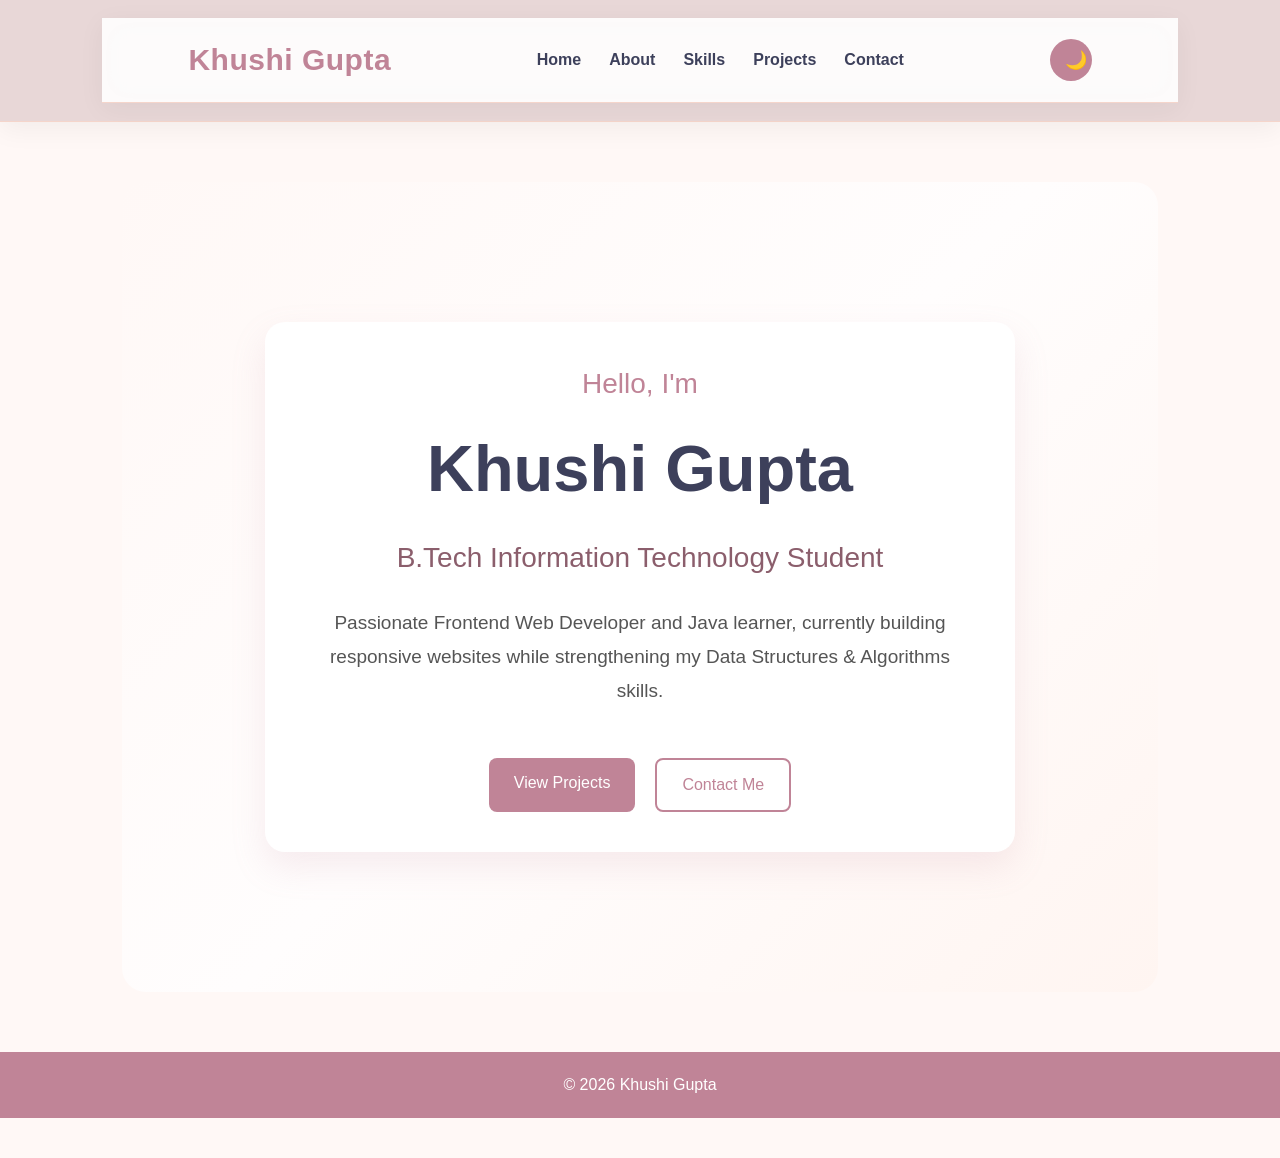
<file: index.html>
<!DOCTYPE html>
<html lang="en">

<head>
    <meta charset="UTF-8">
    <meta name="viewport" content="width=device-width, initial-scale=1.0">

    <meta name="description" content="Personal Portfolio of Khushi Gupta">
    <meta name="keywords" content="Portfolio, Web Development, Java, DSA">
    <meta name="author" content="Khushi Gupta">

    <title>Khushi Gupta | Portfolio</title>

    <link rel="stylesheet" href="css/style.css">
</head>

<body>

    <header>

        <nav class="navbar" aria-label="Main Navigation">

            <h1 class="logo">Khushi Gupta</h1>

           <ul class="nav-links">
    <li><a href="index.html">Home</a></li>
    <li><a href="about.html">About</a></li>
    <li><a href="skills.html">Skills</a></li>
     <li><a href="projects.html">Projects</a></li>
    <li><a href="contact.html">Contact</a></li>
    

</ul>

            <button id="themeBtn">🌙</button>

        </nav>

    </header>

    <main>
<section id="home" class="hero">

    <div class="hero-content">

        <h3>Hello, I'm</h3>

        <h1>Khushi Gupta</h1>

        <h2>B.Tech Information Technology Student</h2>

        <p>
            Passionate Frontend Web Developer and Java learner, currently
            building responsive websites while strengthening my Data Structures
            & Algorithms skills.
        </p>

        <div class="hero-buttons">

            <a href="projects.html" class="btn">
    View Projects
</a>

            <a href="contact.html" class="btn secondary-btn">
                Contact Me
            </a>

        </div>

    </div>

</section>

    </main>

    <footer>

        <p>© 2026 Khushi Gupta</p>

    </footer>

    <script src="js/script.js"></script>

</body>

</html>
</file>
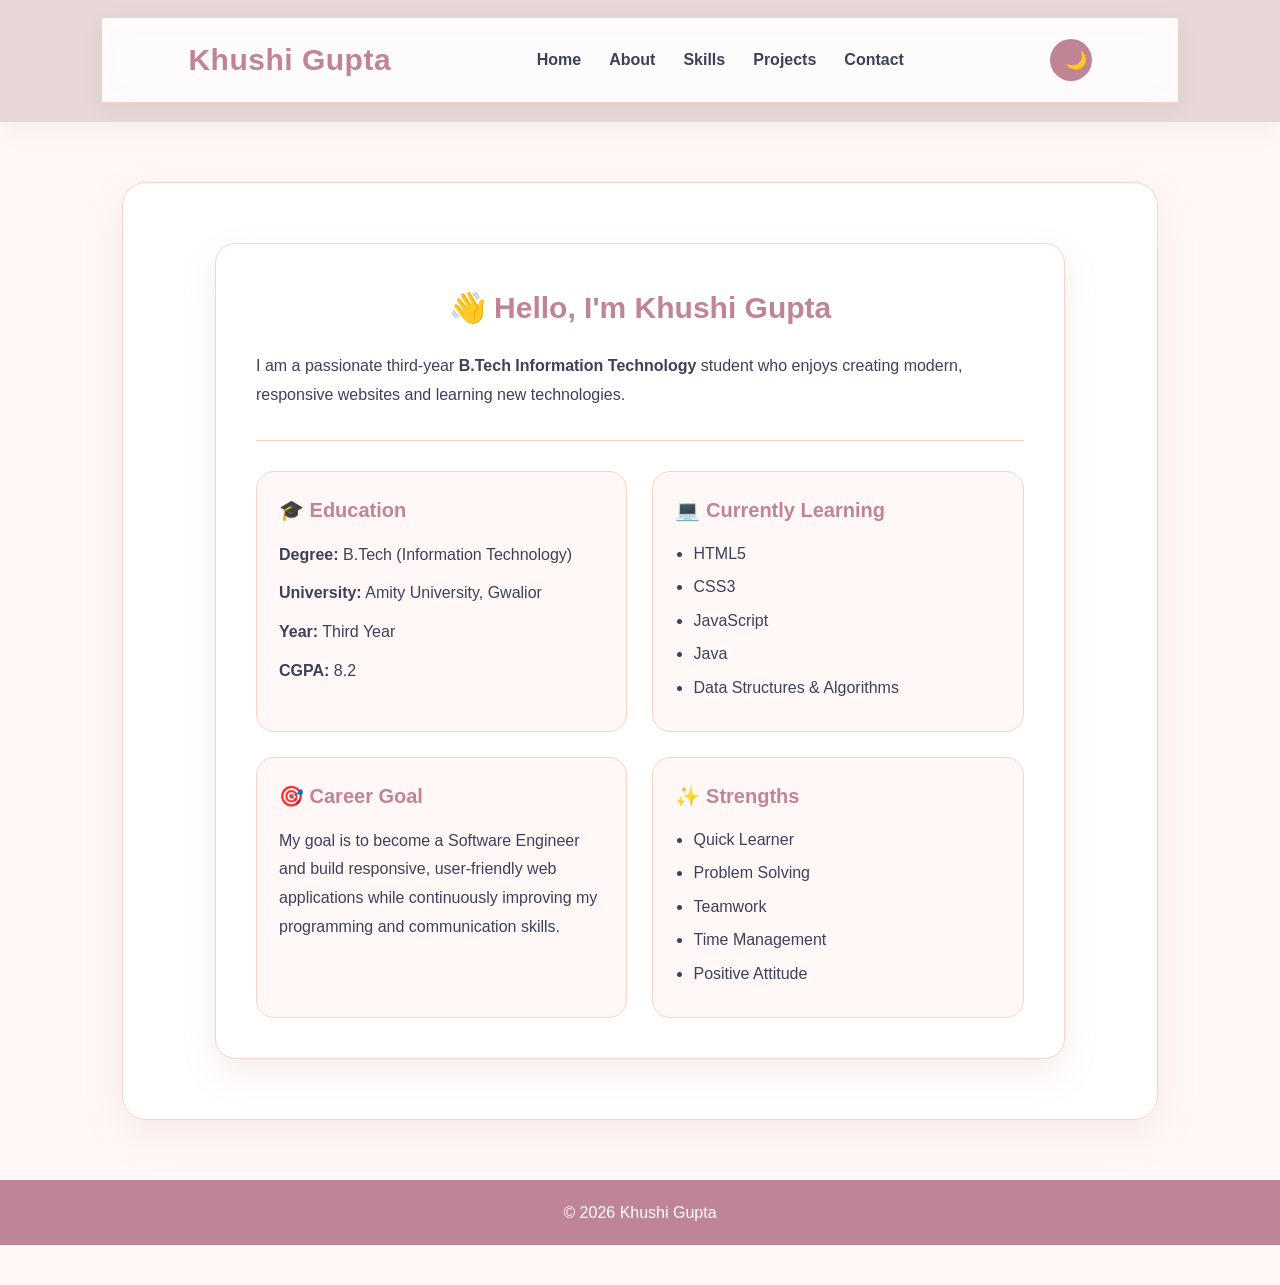
<file: about.html>
<!DOCTYPE html>
<html lang="en">

<head>

    <meta charset="UTF-8">
    <meta name="viewport" content="width=device-width, initial-scale=1.0">

    <meta name="description" content="About Khushi Gupta">

    <title>About</title>

    <link rel="stylesheet" href="css/style.css">
   

</head>

<body>

    <header>

        <nav class="navbar" aria-label="Main Navigation">

            <h1 class="logo">Khushi Gupta</h1>

            <ul class="nav-links">
               

                <li><a href="index.html">Home</a></li>

                <li><a href="about.html">About</a></li>

                <li><a href="skills.html">Skills</a></li>
 <li><a href="projects.html">Projects</a></li>
                <li><a href="contact.html">Contact</a></li>


          
            </ul>

            <button id="themeBtn">🌙</button>

        </nav>

    </header>

    <main>

    <section class="about-section">

       

        <div class="about-card">

            <h3>👋 Hello, I'm Khushi Gupta</h3>

            <p>
                I am a passionate third-year <strong>B.Tech Information Technology</strong>
                student who enjoys creating modern, responsive websites and learning new
                technologies.
            </p>

            <hr>

            <div class="about-grid">

                <div class="info-box">
                    <h4>🎓 Education</h4>

                    <p><strong>Degree:</strong> B.Tech (Information Technology)</p>

                    <p><strong>University:</strong> Amity University, Gwalior</p>

                    <p><strong>Year:</strong> Third Year</p>

                    <p><strong>CGPA:</strong> 8.2</p>
                </div>

                <div class="info-box">
                    <h4>💻 Currently Learning</h4>

                    <ul>
                        <li>HTML5</li>
                        <li>CSS3</li>
                        <li>JavaScript</li>
                        <li>Java</li>
                        <li>Data Structures & Algorithms</li>
                    </ul>
                </div>

                <div class="info-box">
                    <h4>🎯 Career Goal</h4>

                    <p>
                        My goal is to become a Software Engineer and build
                        responsive, user-friendly web applications while
                        continuously improving my programming and communication
                        skills.
                    </p>
                </div>

                <div class="info-box">
                    <h4>✨ Strengths</h4>

                    <ul>
                        <li>Quick Learner</li>
                        <li>Problem Solving</li>
                        <li>Teamwork</li>
                        <li>Time Management</li>
                        <li>Positive Attitude</li>
                    </ul>
                </div>

            </div>

        </div>

    </section>

</main>

    <footer>

        <p>© 2026 Khushi Gupta</p>

    </footer>

    <script src="js/script.js"></script>

</body>

</html>
</file>
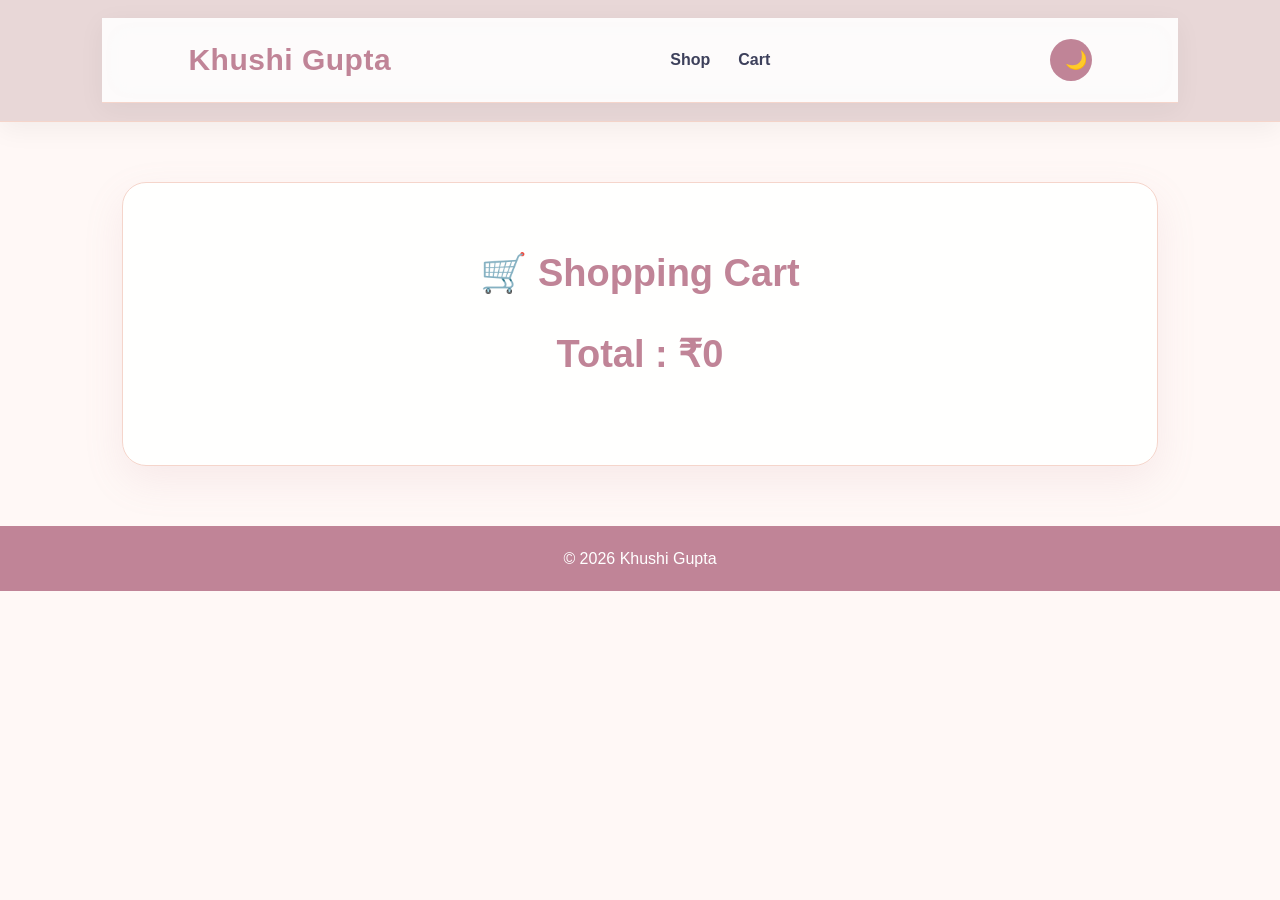
<file: cart.html>
<!DOCTYPE html>
<html lang="en">

<head>

<meta charset="UTF-8">

<meta name="viewport"
content="width=device-width, initial-scale=1.0">

<title>Shopping Cart</title>

<link rel="stylesheet"
href="css/style.css">

</head>

<body>

<header>

<nav class="navbar">

<h1 class="logo">Khushi Gupta</h1>

<ul class="nav-links">

<li><a href="shop.html">Shop</a></li>

<li><a href="cart.html">Cart</a></li>

</ul>

<button id="themeBtn">🌙</button>

</nav>

</header>

<main>

<section class="cart-section">

<h2>🛒 Shopping Cart</h2>

<div id="cartItems">

</div>

<h2 id="totalPrice"></h2>

</section>

</main>

<footer>

<p>© 2026 Khushi Gupta</p>

</footer>

<script src="js/script.js"></script>
<script src="js/shop.js"></script>

</body>
</html>
</file>
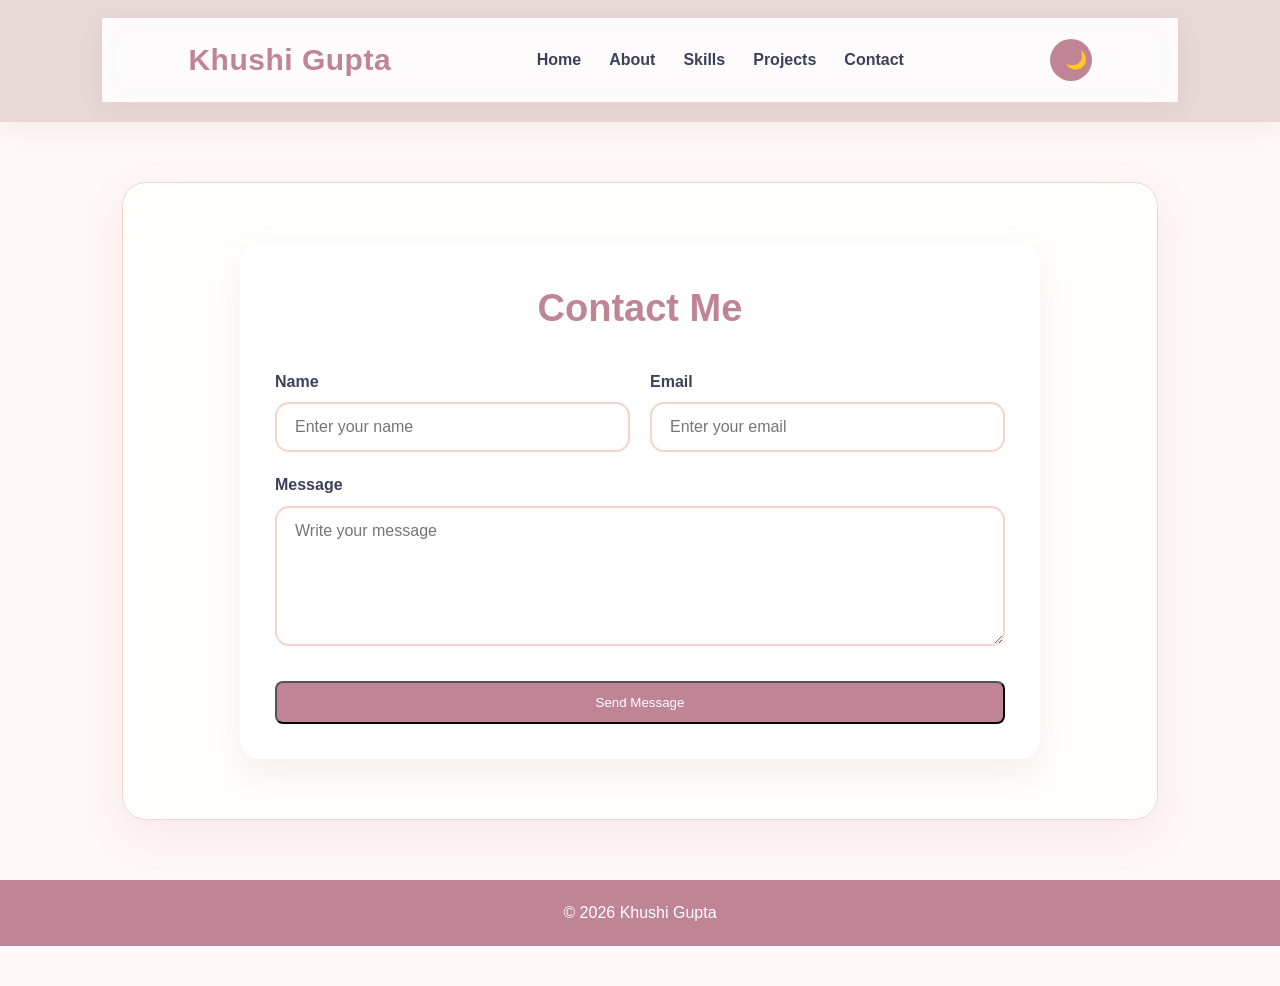
<file: contact.html>
<!DOCTYPE html>
<html lang="en">

<head>

    <meta charset="UTF-8">
    <meta name="viewport" content="width=device-width, initial-scale=1.0">

    <meta name="description" content="Contact Khushi Gupta">

    <title>Contact</title>

    <link rel="stylesheet" href="css/style.css">

</head>

<body>

    <header>

        <nav class="navbar" aria-label="Main Navigation">

            <h1 class="logo">Khushi Gupta</h1>

            <ul class="nav-links">

                <li><a href="index.html">Home</a></li>

                <li><a href="about.html">About</a></li>

                <li><a href="skills.html">Skills</a></li>
 <li><a href="projects.html">Projects</a></li>
                <li><a href="contact.html">Contact</a></li>

              

            </ul>

            <button id="themeBtn">🌙</button>

        </nav>

    </header>

    <main>

       <section class="contact-section">

    <form class="contact-form">

        <h2 class="form-title">Contact Me</h2>

                <div class="form-group">

                    <label for="name">Name</label>

                    <input
                        type="text"
                        id="name"
                        name="name"
                        placeholder="Enter your name"
                        required>

                </div>

                <div class="form-group">

                    <label for="email">Email</label>

                    <input
                        type="email"
                        id="email"
                        name="email"
                        placeholder="Enter your email"
                        required>

                </div>

                <div class="form-group form-full">

                    <label for="message">Message</label>

                    <textarea
                        id="message"
                        name="message"
                        rows="6"
                        placeholder="Write your message"
                        required></textarea>

                </div>

                <div class="form-full">

                    <button type="submit" class="btn">
                        Send Message
                    </button>

                </div>

            </form>

        </section>

    </main>

    <footer>

        <p>© 2026 Khushi Gupta</p>

    </footer>

    <script src="js/script.js"></script>

</body>

</html>
</file>
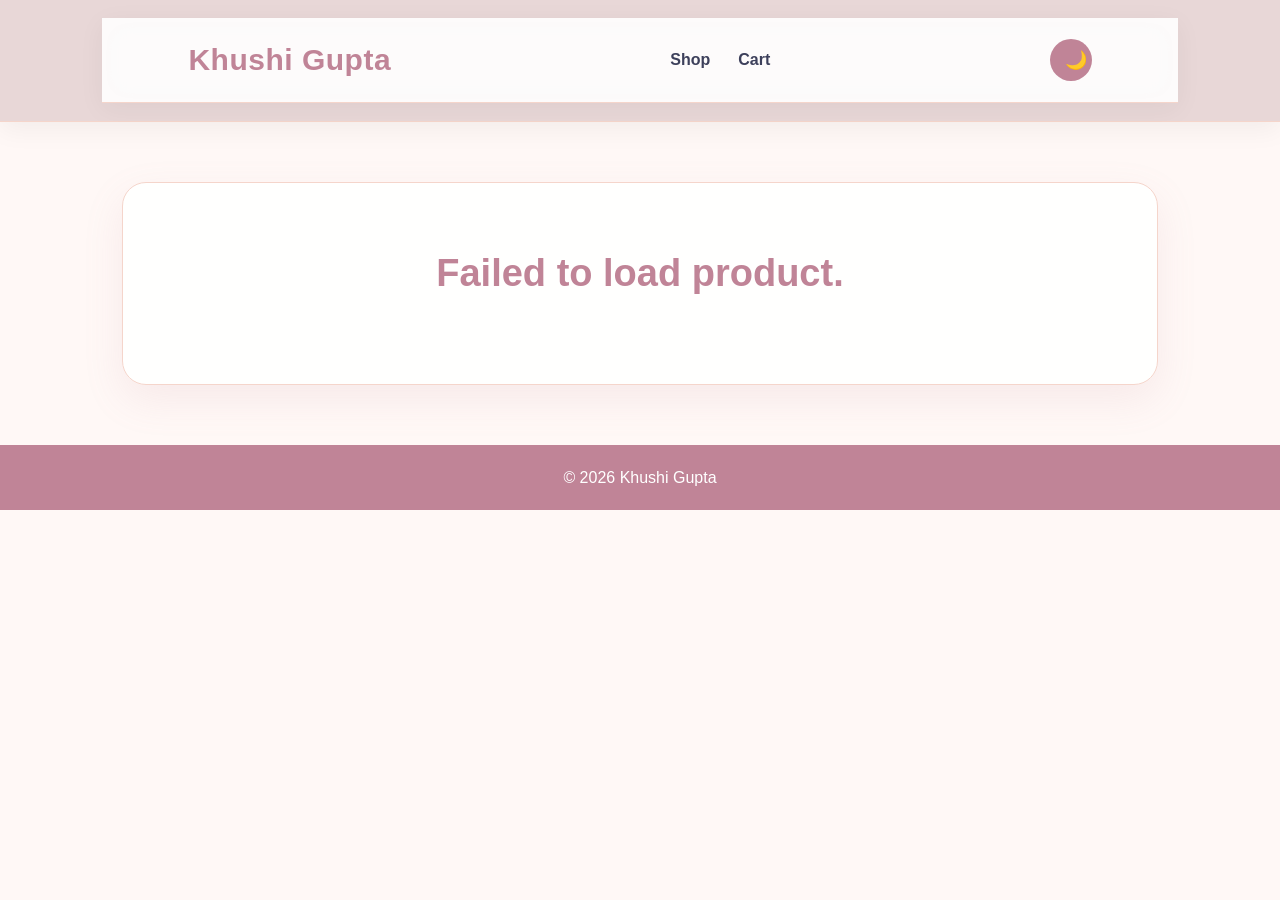
<file: product.html>
<!DOCTYPE html>
<html lang="en">

<head>

<meta charset="UTF-8">

<meta name="viewport"
content="width=device-width, initial-scale=1.0">

<title>Product Details</title>

<link rel="stylesheet"
href="css/style.css">

</head>

<body>

<header>

<nav class="navbar">

<h1 class="logo">Khushi Gupta</h1>

<ul class="nav-links">

<li><a href="shop.html">Shop</a></li>

<li><a href="cart.html">Cart</a></li>

</ul>

<button id="themeBtn">🌙</button>

</nav>

</header>
<main>

<section class="product-section">

<div id="productDetails">

<h2>Loading Product...</h2>

</div>

</section>

</main>

<footer>

<p>© 2026 Khushi Gupta</p>

</footer>

<script src="js/script.js"></script>
<script src="js/shop.js"></script>

</body>
</html>
</file>
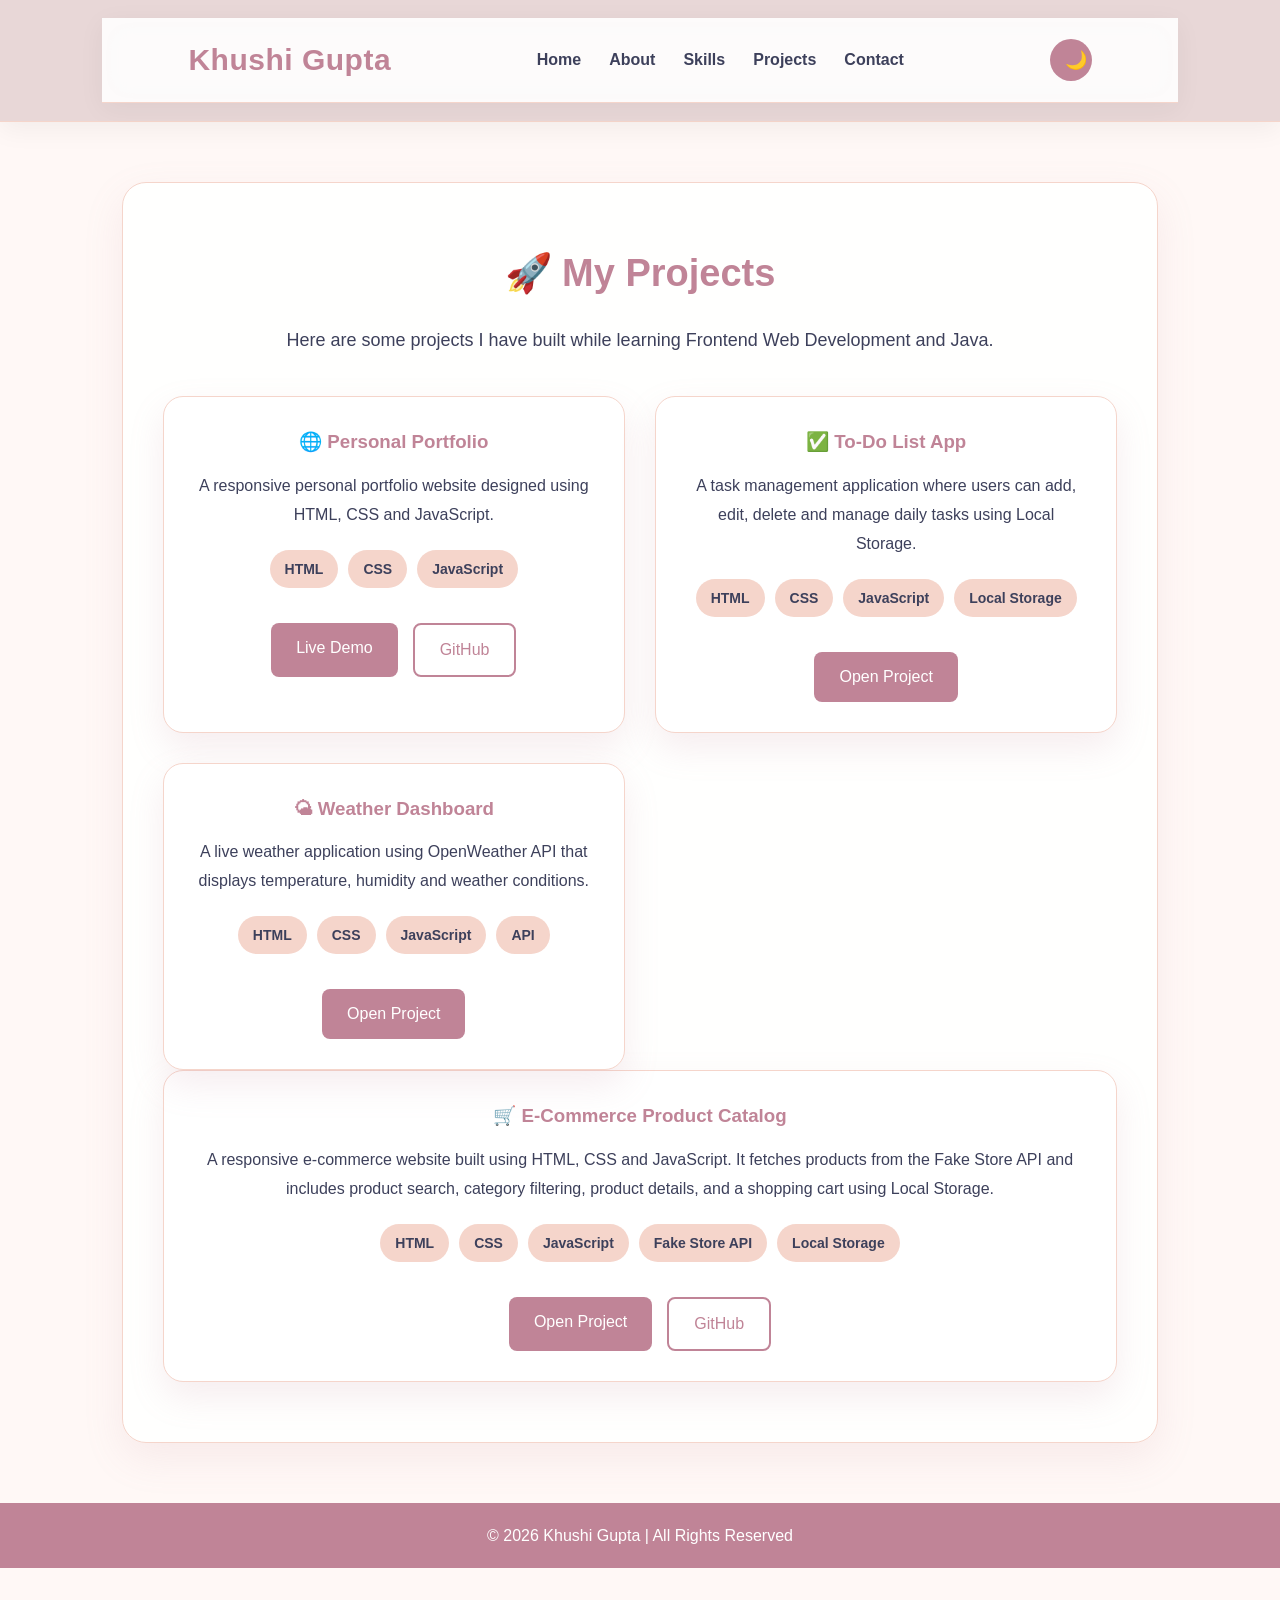
<file: projects.html>
<!DOCTYPE html>
<html lang="en">

<head>
    <meta charset="UTF-8">
    <meta name="viewport" content="width=device-width, initial-scale=1.0">

    <title>Projects | Khushi Gupta</title>

    <link rel="stylesheet" href="css/style.css">
</head>

<body>

    <header>

        <nav class="navbar" aria-label="Main Navigation">

            <h1 class="logo">Khushi Gupta</h1>

            <ul class="nav-links">
                <li><a href="index.html">Home</a></li>
                <li><a href="about.html">About</a></li>
                <li><a href="skills.html">Skills</a></li>
                <li><a href="projects.html">Projects</a></li>
                <li><a href="contact.html">Contact</a></li>

            </ul>

            <button id="themeBtn">🌙</button>

        </nav>

    </header>

    <main>

        <section class="projects-section">

            <h2>🚀 My Projects</h2>

            <p class="project-intro">
                Here are some projects I have built while learning Frontend Web Development and Java.
            </p>

            <div class="projects-container">

                <!-- Portfolio -->

                <div class="project-card">

                    <h3>🌐 Personal Portfolio</h3>

                    <p>
                        A responsive personal portfolio website designed using HTML, CSS and JavaScript.
                    </p>

                    <div class="tech-stack">
                        <span>HTML</span>
                        <span>CSS</span>
                        <span>JavaScript</span>
                    </div>

                    <div class="project-buttons">
                        <a href="index.html" class="btn">Live Demo</a>

                        <a href="https://github.com/Khushi500/portfolio-website"
                           target="_blank"
                           class="btn secondary-btn">
                            GitHub
                        </a>
                    </div>

                </div>

                <!-- Todo -->

                <div class="project-card">

                    <h3>✅ To-Do List App</h3>

                    <p>
                        A task management application where users can add, edit,
                        delete and manage daily tasks using Local Storage.
                    </p>

                    <div class="tech-stack">
                        <span>HTML</span>
                        <span>CSS</span>
                        <span>JavaScript</span>
                        <span>Local Storage</span>
                    </div>

                    <div class="project-buttons">
                        <a href="todo.html" class="btn">
                            Open Project
                        </a>
                    </div>

                </div>

                <!-- Weather -->

                <div class="project-card">

                    <h3>🌤 Weather Dashboard</h3>

                    <p>
                        A live weather application using OpenWeather API that
                        displays temperature, humidity and weather conditions.
                    </p>

                    <div class="tech-stack">
                        <span>HTML</span>
                        <span>CSS</span>
                        <span>JavaScript</span>
                        <span>API</span>
                    </div>

                    <div class="project-buttons">
                        <a href="weather.html" class="btn">
                            Open Project
                        </a>
                    </div>

                </div>

            </div>

<!-- E-Commerce -->

<div class="project-card">

    <h3>🛒 E-Commerce Product Catalog</h3>

    <p>
        A responsive e-commerce website built using HTML, CSS and JavaScript.
        It fetches products from the Fake Store API and includes product search,
        category filtering, product details, and a shopping cart using Local Storage.
    </p>

    <div class="tech-stack">
        <span>HTML</span>
        <span>CSS</span>
        <span>JavaScript</span>
        <span>Fake Store API</span>
        <span>Local Storage</span>
    </div>

    <div class="project-buttons">

        <a href="shop.html" class="btn">
            Open Project
        </a>

        <a href="https://github.com/Khushi500/portfolio-website"
           target="_blank"
           class="btn secondary-btn">
            GitHub
        </a>

    </div>

</div>
        </section>

    </main>

    <footer>

        <p>© 2026 Khushi Gupta | All Rights Reserved</p>

    </footer>

    <script src="js/script.js"></script>

</body>

</html>
</file>
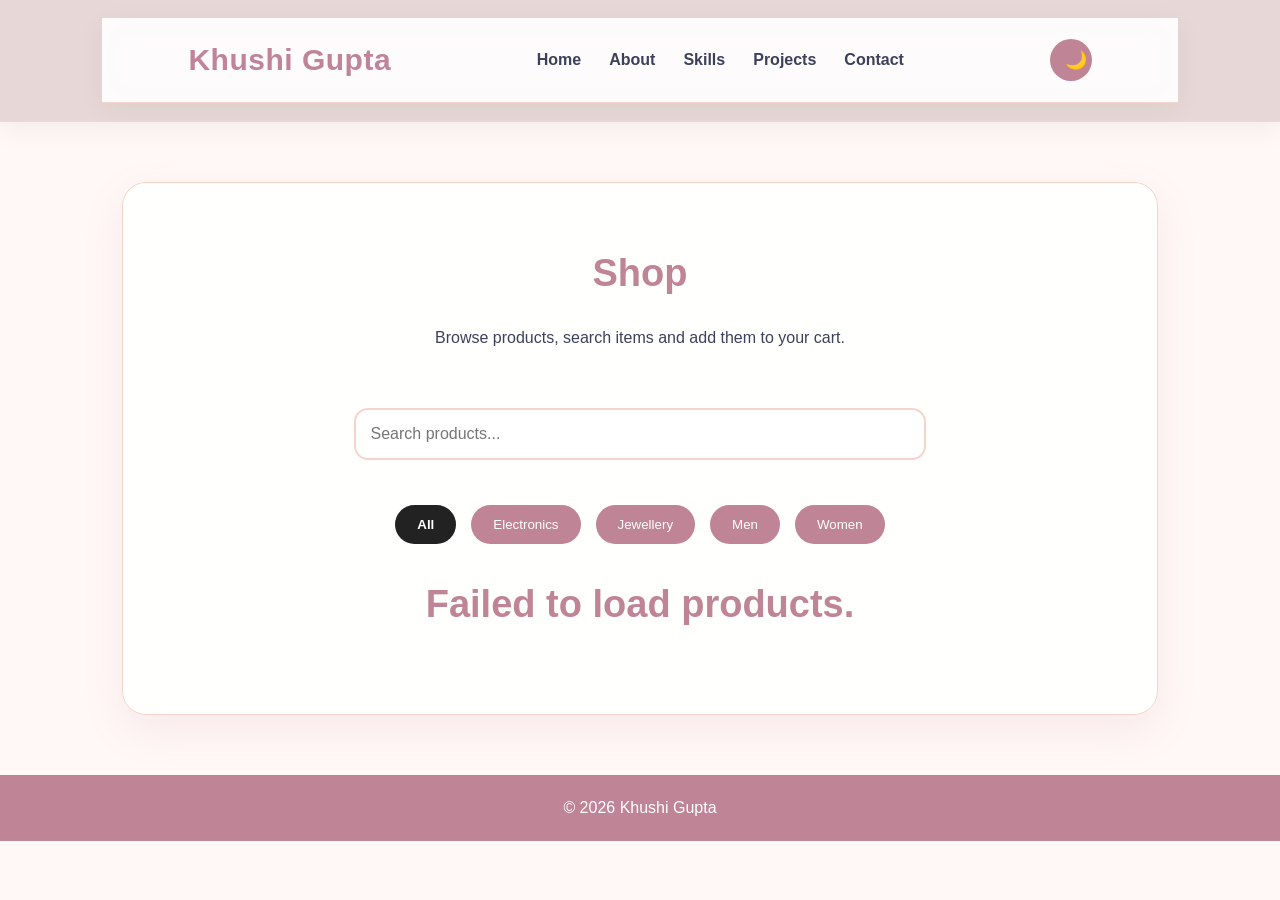
<file: shop.html>
<!DOCTYPE html>
<html lang="en">

<head>

    <meta charset="UTF-8">
    <meta name="viewport" content="width=device-width, initial-scale=1.0">

    <title>Shop | Khushi Gupta</title>

    <link rel="stylesheet" href="css/style.css">

</head>

<body>

<header>

    <nav class="navbar">

        <h1 class="logo">Khushi Gupta</h1>

        <ul class="nav-links">

            <li><a href="index.html">Home</a></li>

            <li><a href="about.html">About</a></li>

            <li><a href="skills.html">Skills</a></li>

            <li><a href="projects.html">Projects</a></li>

            <li><a href="contact.html">Contact</a></li>
           

        </ul>

        <button id="themeBtn">🌙</button>

    </nav>

</header>

<main>

<section class="shop-section">

    <h2>Shop</h2>

    <p class="shop-text">
        Browse products, search items and add them to your cart.
    </p>

    <!-- Search -->
    <input
        type="text"
        id="searchInput"
        placeholder="Search products..."
    >

    <!-- Category Buttons -->
    <div class="category-buttons">

        <button class="category-btn active" data-category="all">All</button>

        <button class="category-btn" data-category="electronics">Electronics</button>

        <button class="category-btn" data-category="jewelery">Jewellery</button>

        <button class="category-btn" data-category="men's clothing">Men</button>

        <button class="category-btn" data-category="women's clothing">Women</button>

    </div>

    <!-- Products -->
    <div id="productContainer" class="products-container">

    </div>

</section>

</main>

<footer>

<p>© 2026 Khushi Gupta</p>

</footer>

<script src="js/script.js"></script>
<script src="js/shop.js"></script>

</body>
</html>
</file>
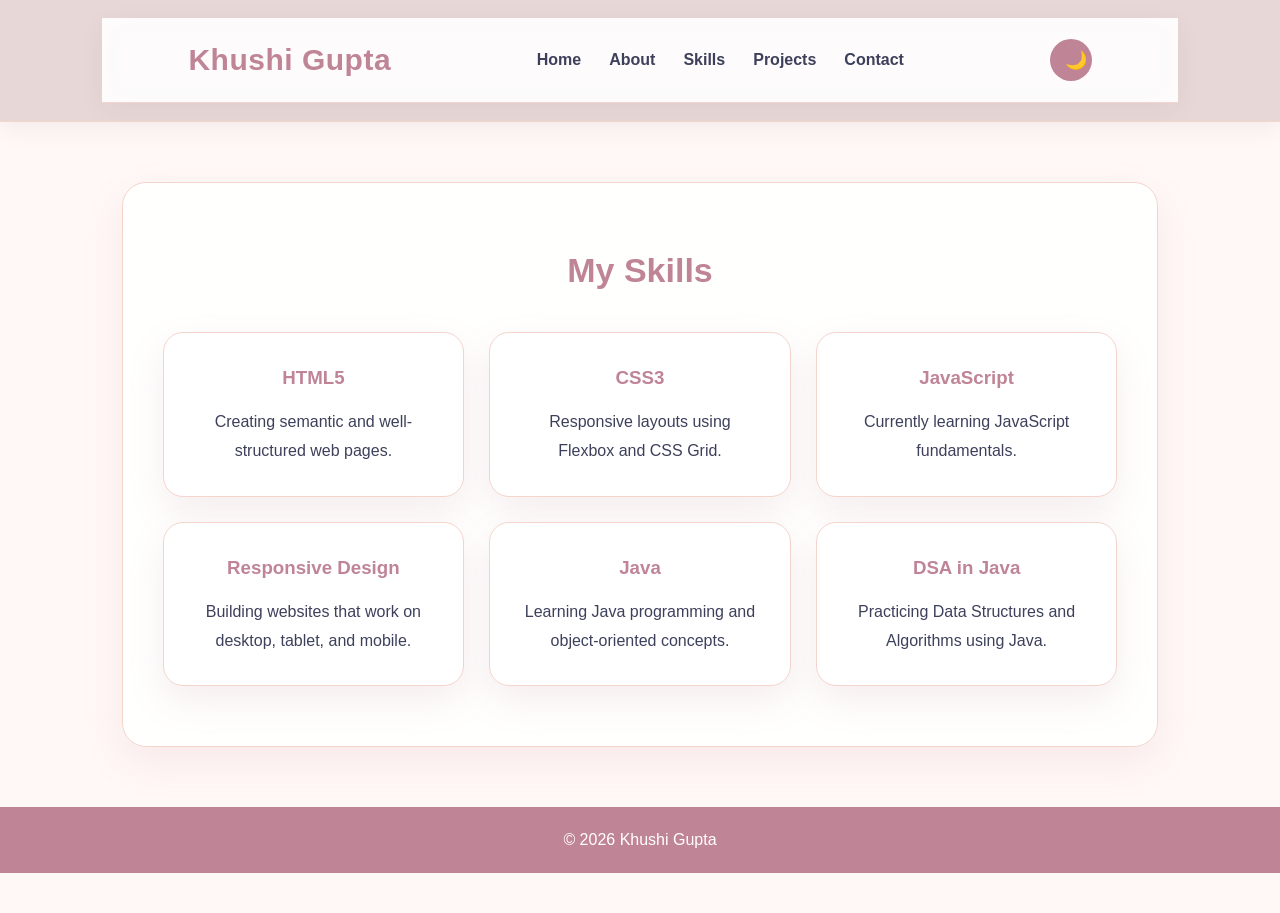
<file: skills.html>
<!DOCTYPE html>
<html lang="en">

<head>

    <meta charset="UTF-8">
    <meta name="viewport" content="width=device-width, initial-scale=1.0">

    <meta name="description" content="Skills">

    <title>Skills</title>

    <link rel="stylesheet" href="css/style.css">

</head>

<body>

    <header>

        <nav class="navbar" aria-label="Main Navigation">

            <h1 class="logo">Khushi Gupta</h1>

            <ul class="nav-links">
                
                <li><a href="index.html">Home</a></li>

                <li><a href="about.html">About</a></li>

                <li><a href="skills.html">Skills</a></li>
                 <li><a href="projects.html">Projects</a></li>

                <li><a href="contact.html">Contact</a></li>
              


            </ul>

            <button id="themeBtn">🌙</button>

        </nav>

    </header>

    <main>

        <section class="skills-section">

            <h2>My Skills</h2>

            <div class="skills-grid">

                <div class="skill-card">
                    <h3>HTML5</h3>
                    <p>Creating semantic and well-structured web pages.</p>
                </div>

                <div class="skill-card">
                    <h3>CSS3</h3>
                    <p>Responsive layouts using Flexbox and CSS Grid.</p>
                </div>

                <div class="skill-card">
                    <h3>JavaScript</h3>
                    <p>Currently learning JavaScript fundamentals.</p>
                </div>

                <div class="skill-card">
                    <h3>Responsive Design</h3>
                    <p>Building websites that work on desktop, tablet, and mobile.</p>
                </div>

                <div class="skill-card">
                    <h3>Java</h3>
                    <p>Learning Java programming and object-oriented concepts.</p>
                </div>

                <div class="skill-card">
                    <h3>DSA in Java</h3>
                    <p>Practicing Data Structures and Algorithms using Java.</p>
                </div>

            </div>

        </section>

    </main>

    <footer>

        <p>© 2026 Khushi Gupta</p>

    </footer>

    <script src="js/script.js"></script>

</body>

</html>
</file>
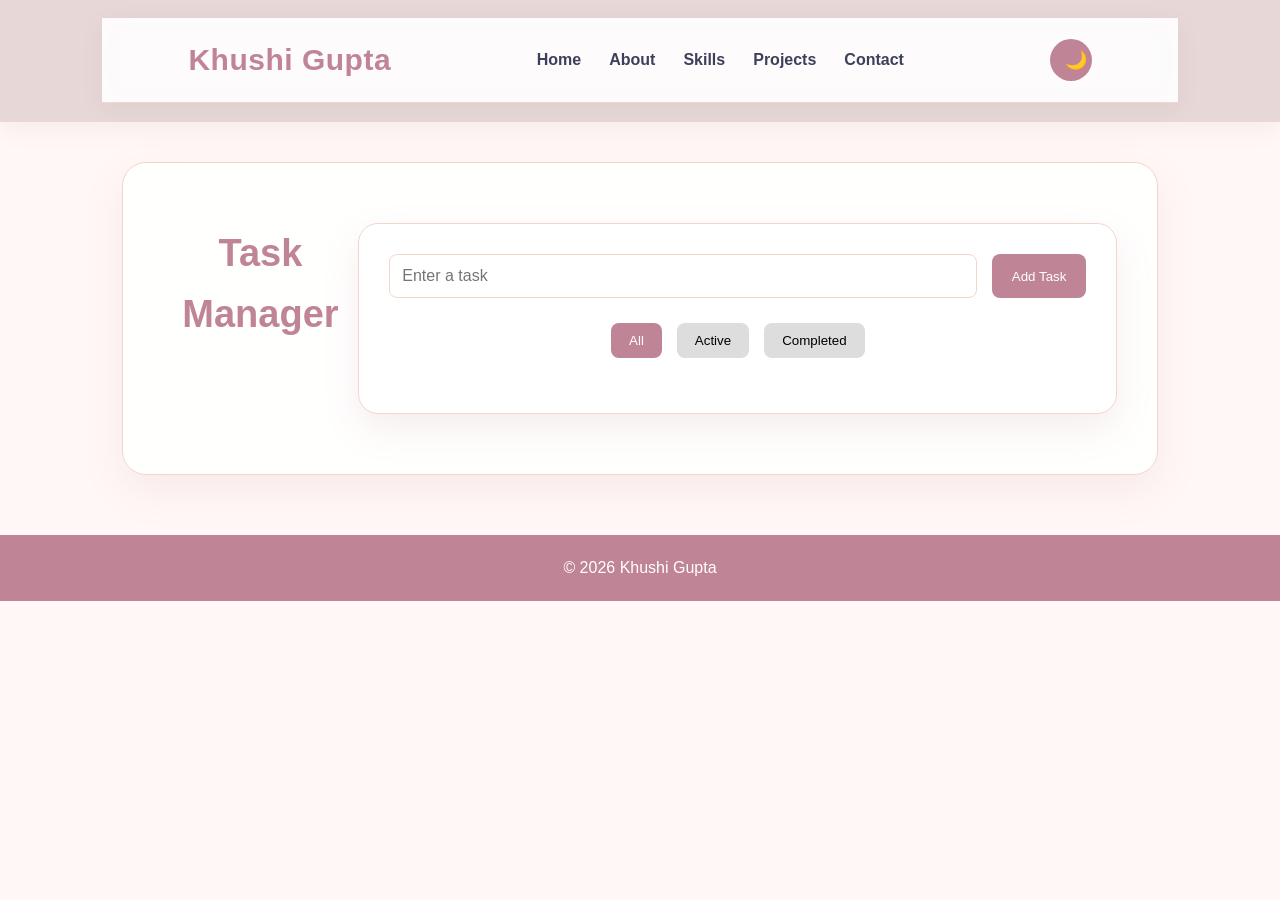
<file: todo.html>
<!DOCTYPE html>
<html lang="en">

<head>

    <meta charset="UTF-8">
    <meta name="viewport" content="width=device-width, initial-scale=1.0">

    <title>To-Do List</title>

    <link rel="stylesheet" href="css/style.css">

</head>

<body>

<header>

    <nav class="navbar">

        <h1 class="logo">Khushi Gupta</h1>

        <ul class="nav-links">

            <li><a href="index.html">Home</a></li>

            <li><a href="about.html">About</a></li>

            <li><a href="skills.html">Skills</a></li>
 <li><a href="projects.html">Projects</a></li>
            <li><a href="contact.html">Contact</a></li>

            

        </ul>

        <button id="themeBtn">🌙</button>

    </nav>

</header>

<main>

<section class="todo-section">

<h2>Task Manager</h2>

<div class="todo-container">

<div class="input-area">

<input
type="text"
id="taskInput"
placeholder="Enter a task">

<button id="addTaskBtn">

Add Task

</button>

</div>

<div class="filter-buttons">

<button class="filter-btn active-filter" data-filter="all">

All

</button>

<button class="filter-btn" data-filter="active">

Active

</button>

<button class="filter-btn" data-filter="completed">

Completed

</button>

</div>

<ul id="taskList">

</ul>

</div>

</section>

</main>

<footer>

<p>

© 2026 Khushi Gupta

</p>

</footer>

<script src="js/script.js"></script>

</body>

</html>
</file>
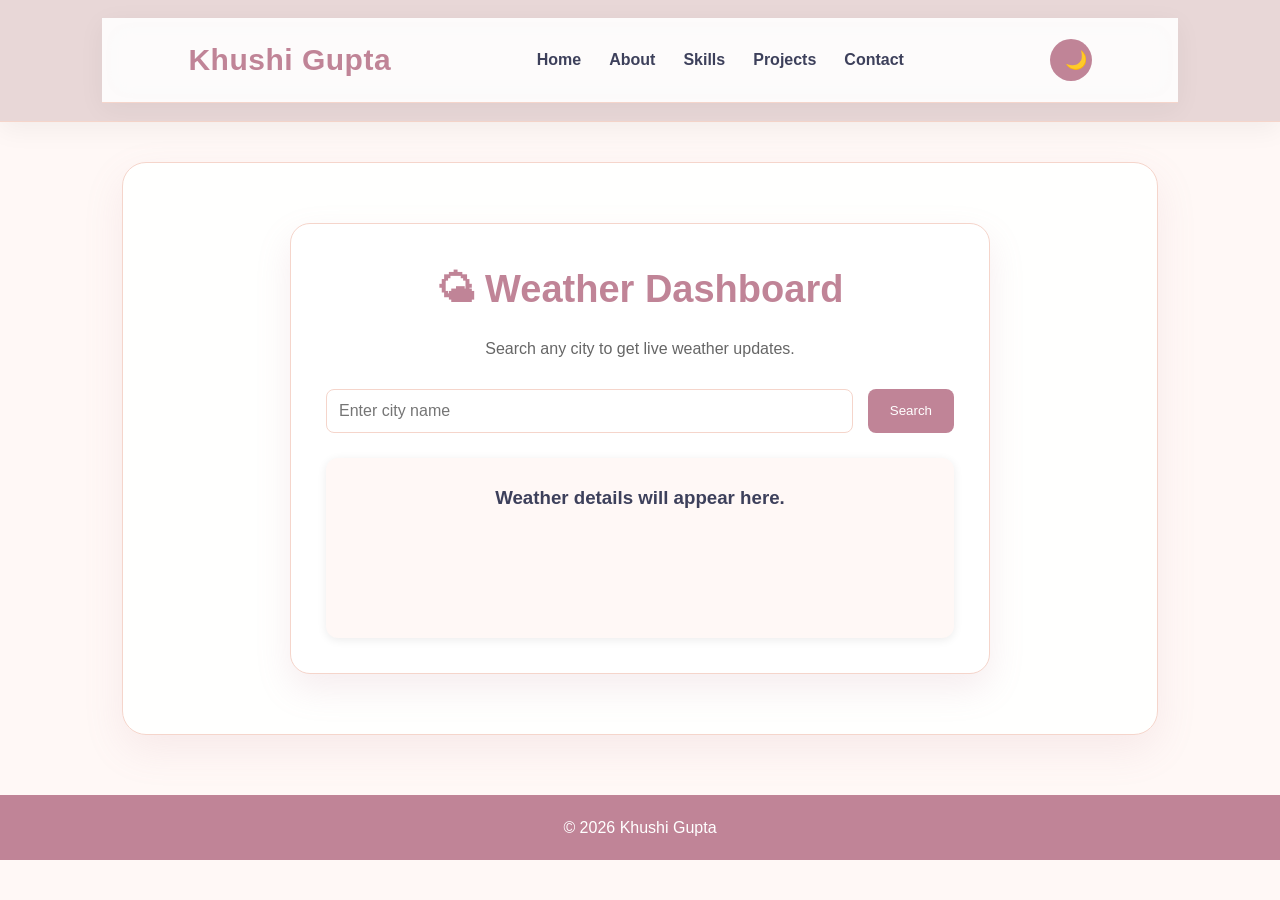
<file: weather.html>
<!DOCTYPE html>
<html lang="en">
<head>
    <meta charset="UTF-8">
    <meta name="viewport" content="width=device-width, initial-scale=1.0">
    <title>Weather Dashboard</title>
    <link rel="stylesheet" href="css/style.css">
</head>

<body>

<header>

    <nav class="navbar">

        <h1 class="logo">Khushi Gupta</h1>

        <ul class="nav-links">

            <li><a href="index.html">Home</a></li>
            <li><a href="about.html">About</a></li>
            <li><a href="skills.html">Skills</a></li>
             <li><a href="projects.html">Projects</a></li>
            <li><a href="contact.html">Contact</a></li>
            

        </ul>

        <button id="themeBtn">🌙</button>

    </nav>

</header>

<main>

<section class="weather-section">

<div class="weather-container">

<h2>🌤 Weather Dashboard</h2>

<p class="weather-text">

Search any city to get live weather updates.

</p>

<div class="weather-search">

<input
type="text"
id="cityInput"
placeholder="Enter city name">

<button id="searchWeather">

Search

</button>

</div>

<div id="weatherResult">

<h3>Weather details will appear here.</h3>

</div>

</div>

</section>

</main>

<footer>

<p>

© 2026 Khushi Gupta

</p>

</footer>

<script src="js/script.js"></script>

</body>
</html>
</file>
<file: css/style.css>
/*=========================================
        CSS VARIABLES
=========================================*/


:root{
    --primary:#C08497;
    --secondary:#E9AFA3;

    --background:#FFF8F6;
    --card:#FFFFFF;

    --text:#3D405B;
    --border:#F5D5CB;

    --radius:20px;

    --shadow:0 15px 35px rgba(192,132,151,0.15);

    --transition:0.35s ease;
}

/* Dark Theme */

body.dark-mode{
    --background:#121212;
    --card:#1f1f1f;
    --text:#ffffff;
    --border:#444;
    --shadow:0 8px 20px rgba(255,255,255,0.08);

}

/*=========================================
            RESET
=========================================*/

*{
    margin:0;
    padding:0;
    box-sizing:border-box;
    font-family:Arial,sans-serif;
}

html{
    scroll-behavior:smooth;
}

body{
    font-family:'Poppins',sans-serif;

    background:var(--background);

    color:var(--text);

    line-height:1.6;

    transition:all .35s ease;
}

/*=========================================
            HEADER
=========================================*/

header{
    background:rgba(230, 212, 212, 0.92);
    backdrop-filter:blur(12px);
    -webkit-backdrop-filter:blur(12px);

    padding:18px 8%;

    position:sticky;
    top:0;

    z-index:1000;

    border-bottom:1px solid var(--border);

    box-shadow:0 8px 25px rgba(0,0,0,.05);
}
/*=========================================
            NAVBAR
=========================================*/

.navbar{
    display:flex;
    justify-content:space-between;
    align-items:center;
    flex-wrap:wrap;
}

.logo{

    color:var(--primary);

    font-size:30px;

    font-weight:700;

    letter-spacing:.5px;

}
.nav-links{
    display:flex;
    gap:25px;
    list-style:none;
}

nav a{

    color:var(--text);

    text-decoration:none;

    font-weight:600;

    transition:.3s;

    position:relative;

}

nav a:hover{

    color:var(--primary);

}
nav a::after{

    content:"";

    position:absolute;

    width:0;

    height:2px;

    left:0;

    bottom:-5px;

    background:var(--primary);

    transition:.3s;

}

nav a:hover::after{

    width:100%;

}

#themeBtn{
    background:white;
    color:var(--primary);
    border:none;
    padding:10px 15px;
    border-radius:50px;
    cursor:pointer;
    font-size:18px;
    transition:var(--transition);
}

#themeBtn:hover{
    transform:scale(1.08);
}

/*=========================================
            MAIN
=========================================*/

main{
    width:90%;
    max-width:1200px;
    margin:40px auto;
}

/*=========================================
            HERO SECTION
=========================================*/

.hero{
    display:flex;
    justify-content:center;
    align-items:center;
    min-height:70vh;
}

.hero-content{
    background:var(--card);
    padding:40px;
    border-radius:var(--radius);
    box-shadow:var(--shadow);
    text-align:center;
    max-width:750px;
}

.hero-content h2{
    color:var(--primary);
    margin-bottom:20px;
    font-size:40px;
}

.hero-content p{
    margin-bottom:18px;
}

/*=========================================
            BUTTON
=========================================*/

.btn{
    display:inline-block;
    margin-top:15px;
    text-decoration:none;
    background:var(--primary);
    color:white;
    padding:12px 25px;
    border-radius:8px;
    transition:var(--transition);
}

.btn:hover{
    background:var(--secondary);
    transform:translateY(-3px);
}

/*=========================================
            ABOUT
=========================================*/

.about-section{
    display:flex;
    justify-content:center;
}

.about-card{
    background:var(--card);
    padding:40px;
    border-radius:var(--radius);
    box-shadow:var(--shadow);
    max-width:850px;
}

.about-card h2{
    margin-bottom:20px;
}

.about-card p{
    margin-bottom:15px;
}
/*=========================================
            SKILLS SECTION
=========================================*/

.skills-section{
    text-align:center;
}

.skills-section h2{
    color:var(--primary);
    margin-bottom:35px;
    font-size:34px;
}

/* CSS GRID */

.skills-grid{
    display:grid;
    grid-template-columns:repeat(auto-fit,minmax(250px,1fr));
    gap:25px;
}

.skill-card{
    background:var(--card);
    padding:30px;
    border-radius:var(--radius);
    box-shadow:var(--shadow);
    transition:var(--transition);
}

.skill-card:hover{
    transform:translateY(-8px);
}

.skill-card h3{
    color:var(--primary);
    margin-bottom:15px;
}

.skill-card p{
    color:var(--text);
}

/*=========================================
            CONTACT SECTION
=========================================*/

.contact-section{
    display:flex;
    justify-content:center;
}

.contact-form{
    width:100%;
    max-width:800px;

    display:grid;
    grid-template-columns:repeat(2,1fr);
    gap:20px;

    background:var(--card);
    padding:35px;
    border-radius:var(--radius);
    box-shadow:var(--shadow);
}

.form-group{
    display:flex;
    flex-direction:column;
}

.form-group label{
    margin-bottom:8px;
    font-weight:bold;
}

input,
textarea{

    width:100%;

    padding:14px 18px;

    border:2px solid var(--border);

    border-radius:14px;

    background:white;

    transition:.3s;

    font-size:16px;

}

input:focus,
textarea:focus{

    border-color:var(--primary);

    box-shadow:0 0 0 5px rgba(192,132,151,.15);

    outline:none;

}

.form-full{
    grid-column:1 / -1;
}

.contact-form button{
    width:100%;
}

/*=========================================
            FOOTER
=========================================*/

footer{
    margin-top:60px;
    background:var(--primary);
    color:white;
    text-align:center;
    padding:20px;
}

/*=========================================
            HOVER EFFECTS
=========================================*/

section{
    transition:var(--transition);
}

section:hover{
    transform:translateY(-3px);
}

input:hover,
textarea:hover{
    border-color:var(--primary);
}

button{
    cursor:pointer;
}

button:hover{
    transition:var(--transition);
}

/*=========================================
            SIMPLE FADE ANIMATION
=========================================*/

.hero-content,
.about-card,
.skill-card,
.contact-form{
    animation:fadeUp .8s ease;
}

@keyframes fadeUp{

    from{
        opacity:0;
        transform:translateY(30px);
    }

    to{
        opacity:1;
        transform:translateY(0);
    }

}
/*=========================================
        RESPONSIVE DESIGN
=========================================*/

/* Tablet */

@media screen and (max-width:992px){

    .navbar{
        flex-direction:column;
        gap:20px;
        text-align:center;
    }

    .hero-content{
        padding:30px;
    }

    .hero-content h2{
        font-size:34px;
    }

    .about-card{
        padding:30px;
    }

    .contact-form{
        grid-template-columns:1fr;
    }

    .form-full{
        grid-column:auto;
    }

}

/* Mobile */

@media screen and (max-width:768px){

    header{
        padding:15px;
    }

    .nav-links{
    flex-direction:row;
    flex-wrap:wrap;
    justify-content:center;
    gap:12px;
    margin-top:15px;
}

    .logo{
        font-size:24px;
    }

    .hero{
        min-height:60vh;
    }

    .hero-content{
        padding:25px;
    }

    .hero-content h2{
        font-size:30px;
    }

    .hero-content p{
        font-size:16px;
    }

    .about-card{
        padding:25px;
    }

    .skills-grid{
        grid-template-columns:1fr;
    }

    .skill-card{
        padding:25px;
    }

    .contact-form{
        padding:25px;
    }

    .btn{
        width:100%;
        text-align:center;
    }

}

/* Small Mobile */

@media screen and (max-width:480px){

    main{
        width:95%;
    }

    .hero-content{
        padding:20px;
    }

    .hero-content h2{
        font-size:26px;
    }

    .about-card{
        padding:20px;
    }

    .skill-card{
        padding:20px;
    }

    .contact-form{
        padding:20px;
    }

    input,
    textarea,
    button{
        font-size:15px;
    }

}

/*=========================================
        EXTRA POLISHING
=========================================*/

img{
    max-width:100%;
    height:auto;
}

ul{
    padding-left:0;
}

a{
    transition:0.3s;
}

button,
input,
textarea{
    transition:0.3s;
}

/* Active navigation link */

.nav-links a.active{
    color:#ffd54f;
}

/* Better text selection */

::selection{
    background:var(--primary);
    color:white;
}
a:focus,
button:focus,
input:focus,
textarea:focus{
    outline:3px solid #ffbf00;
    outline-offset:2px;
}
.form-title{
    grid-column:1/-1;
    text-align:center;
    color:var(--primary);
    margin-bottom:10px;
}
/*=========================================
        TASK 3 - TODO LIST
=========================================*/

.todo-section{
    display:flex;
    justify-content:center;
    margin-top:40px;
}

.todo-container{
    width:100%;
    max-width:850px;
    background:var(--card);
    padding:30px;
    border-radius:var(--radius);
    box-shadow:var(--shadow);
}

.todo-container h2{
    text-align:center;
    color:var(--primary);
    margin-bottom:25px;
}

.input-area{
    display:flex;
    gap:15px;
    margin-bottom:25px;
}

.input-area input{
    flex:1;
    padding:12px;
    border:1px solid var(--border);
    border-radius:8px;
    font-size:16px;
}

.input-area button{
    padding:12px 20px;
    background:var(--primary);
    color:white;
    border:none;
    border-radius:8px;
    cursor:pointer;
}

.input-area button:hover{
    background:var(--secondary);
}

.filter-buttons{
    display:flex;
    justify-content:center;
    gap:15px;
    margin-bottom:25px;
    flex-wrap:wrap;
}

.filter-btn{
    padding:10px 18px;
    border:none;
    background:#ddd;
    border-radius:8px;
    cursor:pointer;
}

.active-filter{
    background:var(--primary);
    color:white;
}

#taskList{
    list-style:none;
}

.task-item{
    display:flex;
    justify-content:space-between;
    align-items:center;
    background:var(--background);
    padding:15px;
    border-radius:10px;
    margin-bottom:15px;
    box-shadow:0 3px 10px rgba(0,0,0,.08);
}

.task-left{
    display:flex;
    align-items:center;
    gap:15px;
}

.task-left span{
    font-size:16px;
}

.completed{
    text-decoration:line-through;
    opacity:.6;
}

.task-actions{
    display:flex;
    gap:10px;
}

.edit-btn,
.delete-btn{

    border:none;
    color:white;
    padding:8px 12px;
    border-radius:6px;
    cursor:pointer;
}

.edit-btn{
    background:#28a745;
}

.delete-btn{
    background:#dc3545;
}

.edit-btn:hover{
    background:#218838;
}

.delete-btn:hover{
    background:#c82333;
}

/* Mobile */

@media(max-width:768px){

.input-area{
    flex-direction:column;
}

.task-item{
    flex-direction:column;
    align-items:flex-start;
    gap:15px;
}

.task-actions{
    width:100%;
    justify-content:flex-end;
}

}

/*=========================================
        TASK 4 - WEATHER DASHBOARD
=========================================*/

.weather-section{
    display:flex;
    justify-content:center;
    margin-top:40px;
}

.weather-container{
    width:100%;
    max-width:700px;
    background:var(--card);
    padding:35px;
    border-radius:var(--radius);
    box-shadow:var(--shadow);
    text-align:center;
}

.weather-container h2{
    color:var(--primary);
    margin-bottom:15px;
}

.weather-text{
    color:#666;
    margin-bottom:25px;
}

.weather-search{
    display:flex;
    gap:15px;
    margin-bottom:25px;
}

.weather-search input{
    flex:1;
    padding:12px;
    border:1px solid var(--border);
    border-radius:8px;
    font-size:16px;
}

.weather-search button{
    padding:12px 22px;
    background:var(--primary);
    color:#fff;
    border:none;
    border-radius:8px;
    cursor:pointer;
    transition:.3s;
}

.weather-search button:hover{
    background:var(--secondary);
}

#weatherResult{
    margin-top:20px;
    background:var(--background);
    padding:25px;
    border-radius:12px;
    min-height:180px;
    box-shadow:0 2px 10px rgba(0,0,0,.08);
}

.weather-info img{
    width:100px;
    height:100px;
    display:block;
    margin:15px auto;
}

.weather-info p{
    margin:10px 0;
    font-size:17px;
}

.error{
    color:red;
    font-weight:bold;
}

.loading{
    color:var(--primary);
    font-weight:bold;
}

@media(max-width:768px){

.weather-search{
    flex-direction:column;
}

.weather-search button{
    width:100%;
}

}
/* ===== FINAL PORTFOLIO CARD STYLE ===== */

.about-card,
.skill-card,
.project-card,
.contact-card,
.todo-container,
.weather-container{

    background: var(--card) !important;

    border: 1px solid var(--border) !important;

    border-radius: 20px !important;

    box-shadow: var(--shadow) !important;

    transition: all .35s ease;
}

.about-card:hover,
.skill-card:hover,
.project-card:hover,
.contact-card:hover,
.todo-container:hover,
.weather-container:hover{

    transform: translateY(-8px);

    box-shadow: 0 20px 40px rgba(192,132,151,.22) !important;
}
/* ========================================
   PORTFOLIO SECTION REDESIGN
======================================== */

section{
    width:90%;
    max-width:1200px;
    margin:60px auto;
    padding:60px 40px;

    background:rgba(255,255,255,0.95);

    border:1px solid var(--border);

    border-radius:24px;

    box-shadow:0 15px 40px rgba(192,132,151,.12);

    transition:all .35s ease;
}

section:hover{
    transform:translateY(-8px);

    box-shadow:0 25px 50px rgba(192,132,151,.20);
}

/* Section Heading */

section h2{
    font-size:38px;
    color:var(--primary);
    text-align:center;
    margin-bottom:20px;
    font-weight:700;
}

section p{
    color:var(--text);
    line-height:1.8;
    font-size:16px;
}

/* Mobile Responsive */

@media (max-width:768px){

section{

    width:95%;

    padding:35px 20px;

    margin:35px auto;

}

section h2{

    font-size:28px;

}

}
body{
    padding-bottom:40px;
}
/*=======================================
        HERO REDESIGN
========================================*/

.hero{

    min-height:90vh;

    display:flex;

    justify-content:center;

    align-items:center;

    text-align:center;

    padding:80px 20px;

    background:linear-gradient(
        135deg,
        #FFF8F6,
        #FFFDFD,
        #FFF5F1
    );

    border:none;

    box-shadow:none;

}

.hero-content{

    max-width:750px;

}

.hero h3{

    font-size:28px;

    color:var(--primary);

    margin-bottom:10px;

    font-weight:500;

}

.hero h1{

    font-size:65px;

    color:var(--text);

    margin-bottom:15px;

    font-weight:700;

}

.hero h2{

    font-size:28px;

    color:#8B5E6C;

    margin-bottom:25px;

    font-weight:500;

}

.hero p{

    font-size:19px;

    line-height:1.8;

    margin-bottom:35px;

    color:#555;

}

.hero-buttons{

    display:flex;

    justify-content:center;

    gap:20px;

    flex-wrap:wrap;

}

.secondary-btn{

    background:white;

    color:var(--primary);

    border:2px solid var(--primary);

}

.secondary-btn:hover{

    background:var(--primary);

    color:white;

}

/* Mobile */

@media(max-width:768px){

.hero{

    min-height:75vh;

    padding:60px 20px;

}

.hero h1{

    font-size:42px;

}

.hero h2{

    font-size:22px;

}

.hero h3{

    font-size:22px;

}

.hero p{

    font-size:16px;

}

.hero-buttons{

    flex-direction:column;

    align-items:center;

}

.hero-buttons .btn{

    width:220px;

}

}
/* ========================================
   MODERN NAVBAR
======================================== */

.navbar{

    display:flex;
    justify-content:space-between;
    align-items:center;

    padding:18px 8%;

    background:rgba(255,255,255,.9);

    backdrop-filter:blur(14px);
    -webkit-backdrop-filter:blur(14px);

    border-bottom:1px solid var(--border);

    box-shadow:0 6px 25px rgba(0,0,0,.05);

    position:sticky;
    top:0;
    z-index:1000;
}

.logo{

    color:var(--primary);

    font-size:30px;

    font-weight:700;

}

.nav-links{

    display:flex;

    gap:28px;

    list-style:none;

}

.nav-links a{

    text-decoration:none;

    color:var(--text);

    font-weight:600;

    transition:.3s;

    position:relative;

}

.nav-links a:hover{

    color:var(--primary);

}

.nav-links a::after{

    content:"";

    position:absolute;

    left:0;

    bottom:-6px;

    width:0;

    height:2px;

    background:var(--primary);

    transition:.3s;

}

.nav-links a:hover::after{

    width:100%;

}

#themeBtn{

    border:none;

    background:var(--primary);

    color:white;

    width:42px;

    height:42px;

    border-radius:50%;

    cursor:pointer;

    transition:.3s;

}

#themeBtn:hover{

    transform:rotate(20deg) scale(1.08);

}
/* ===========================
   PROJECTS PAGE
=========================== */

.projects-section{

    width:90%;
    max-width:1200px;
    margin:60px auto;
    text-align:center;

}

.project-intro{

    margin-bottom:40px;
    font-size:18px;
    color:var(--text);

}

.projects-container{

    display:grid;
    grid-template-columns:repeat(auto-fit,minmax(320px,1fr));
    gap:30px;

}

.project-card{

    background:var(--card);
    border:1px solid var(--border);
    border-radius:20px;
    padding:30px;
    box-shadow:var(--shadow);
    transition:.35s;

}

.project-card:hover{

    transform:translateY(-10px);

}

.project-card h3{

    color:var(--primary);
    margin-bottom:15px;

}

.project-card h4{

    margin-top:20px;
    margin-bottom:10px;

}

.project-card ul{

    text-align:left;
    margin:15px 0 25px 20px;

}

.project-card li{

    margin-bottom:8px;

}

.project-buttons{

    display:flex;
    justify-content:center;
    gap:15px;
    flex-wrap:wrap;

}

.active{

    color:var(--primary);
    font-weight:700;

}

@media(max-width:768px){

.project-buttons{

    flex-direction:column;

}

.project-buttons .btn{

    width:100%;

}

}
.tech-stack{

    display:flex;
    flex-wrap:wrap;
    gap:10px;
    justify-content:center;
    margin:20px 0;

}

.tech-stack span{

    background:#F5D5CB;
    color:var(--text);

    padding:8px 15px;

    border-radius:30px;

    font-size:14px;

    font-weight:600;

}
/* ================= DARK THEME ================= */

body.dark-theme{
    --background:#121212;
    --card:#1f1f1f;
    --text:#ffffff;
    --border:#444;
    --shadow:0 10px 25px rgba(0,0,0,.4);

    background:var(--background);
    color:var(--text);
}

body.dark-theme header,
body.dark-theme .navbar{
    background:#1a1a1a;
}

body.dark-theme section{
    background:var(--card);
}

body.dark-theme h1,
body.dark-theme h2,
body.dark-theme h3,
body.dark-theme h4,
body.dark-theme h5,
body.dark-theme h6,
body.dark-theme p,
body.dark-theme li,
body.dark-theme label,
body.dark-theme a{
    color:var(--text);
}

body.dark-theme .btn{
    background:var(--primary);
    color:white;
}

body.dark-theme .secondary-btn{
    background:transparent;
    border:2px solid var(--primary);
    color:var(--primary);
}

body.dark-theme input,
body.dark-theme textarea{
    background:#2a2a2a;
    color:white;
    border-color:#555;
}
/* ===========================
   ABOUT PAGE REDESIGN
=========================== */

.about-card h3{

    text-align:center;
    color:var(--primary);
    margin-bottom:20px;
    font-size:30px;

}

.about-card hr{

    border:none;
    border-top:1px solid var(--border);
    margin:30px 0;

}

.about-grid{

    display:grid;
    grid-template-columns:repeat(auto-fit,minmax(260px,1fr));
    gap:25px;

}

.info-box{

    background:var(--background);
    border:1px solid var(--border);
    border-radius:18px;
    padding:22px;
    transition:.3s;

}

.info-box:hover{

    transform:translateY(-6px);

}

.info-box h4{

    color:var(--primary);
    margin-bottom:15px;
    font-size:20px;

}

.info-box p{

    margin-bottom:10px;

}

.info-box ul{

    margin-left:18px;

}

.info-box li{

    margin-bottom:8px;

}

@media(max-width:768px){

.about-grid{

    grid-template-columns:1fr;

}

.about-card h3{

    font-size:24px;

}

}
/*==============================
      SHOP PAGE
==============================*/

.shop-section{

    width:90%;
    max-width:1200px;
    margin:60px auto;
    text-align:center;

}

.shop-text{

    margin:15px 0 35px;
    color:var(--text);

}

.search-box{

    margin-bottom:25px;

}

.search-box input{

    width:100%;
    max-width:500px;
    padding:15px;
    border:1px solid var(--border);
    border-radius:12px;
    font-size:16px;

}

.category-buttons{

    display:flex;
    justify-content:center;
    flex-wrap:wrap;
    gap:15px;
    margin-bottom:40px;

}

.category-btn{

    padding:12px 22px;
    border:none;
    border-radius:30px;
    background:var(--primary);
    color:white;
    cursor:pointer;
    transition:.3s;

}

.category-btn:hover{

    background:var(--secondary);

}

.products-grid{

    display:grid;
    grid-template-columns:repeat(auto-fit,minmax(280px,1fr));
    gap:30px;

}
/*==============================
      PRODUCT CARD
==============================*/

.product-card{

    background:var(--card);
    border:1px solid var(--border);
    border-radius:20px;
    padding:20px;
    text-align:center;
    box-shadow:var(--shadow);
    transition:.35s;

}

.product-card:hover{

    transform:translateY(-8px);

}

.product-card img{

    width:170px;
    height:170px;
    object-fit:contain;
    margin-bottom:20px;

}

.product-card h3{

    font-size:18px;
    height:60px;
    overflow:hidden;
    color:var(--text);

}

.price{

    font-size:22px;
    font-weight:bold;
    color:var(--primary);
    margin:20px 0;

}
.category-btn.active{

    background:#222;
    color:white;

}

/*==============================
      PRODUCT DETAILS
==============================*/

.product-details{

    display:grid;

    grid-template-columns:1fr 1fr;

    gap:40px;

    align-items:center;

}

.product-details img{

    width:100%;

    max-width:350px;

    margin:auto;

    display:block;

}

.product-info h2{

    color:var(--primary);

    margin-bottom:20px;

}

.product-info p{

    margin:15px 0;

}

@media(max-width:768px){

.product-details{

    grid-template-columns:1fr;

    text-align:center;

}

}
/*=========================
        CART
=========================*/

.cart-item{

    display:flex;
    align-items:center;
    justify-content:space-between;

    background:var(--card);

    padding:20px;

    margin:20px 0;

    border-radius:18px;

    box-shadow:var(--shadow);

}

.cart-item img{

    width:90px;
    height:90px;
    object-fit:contain;

}

.cart-details{

    flex:1;

    padding-left:20px;

}

.cart-details h3{

    margin-bottom:10px;

}

.remove-btn{

    background:#dc3545;

    color:white;

    border:none;

    padding:10px 15px;

    border-radius:8px;

    cursor:pointer;

}

.shop-section{
    text-align:center;
}

#searchInput{
    width:60%;
    max-width:600px;
    padding:15px;
    margin:20px 0;
}

.category-buttons{
    display:flex;
    justify-content:center;
    gap:15px;
    flex-wrap:wrap;
    margin:25px 0;
}

.products-container{
    display:grid;
    grid-template-columns:repeat(auto-fit,minmax(250px,1fr));
    gap:30px;
    margin-top:30px;
}
</file>
